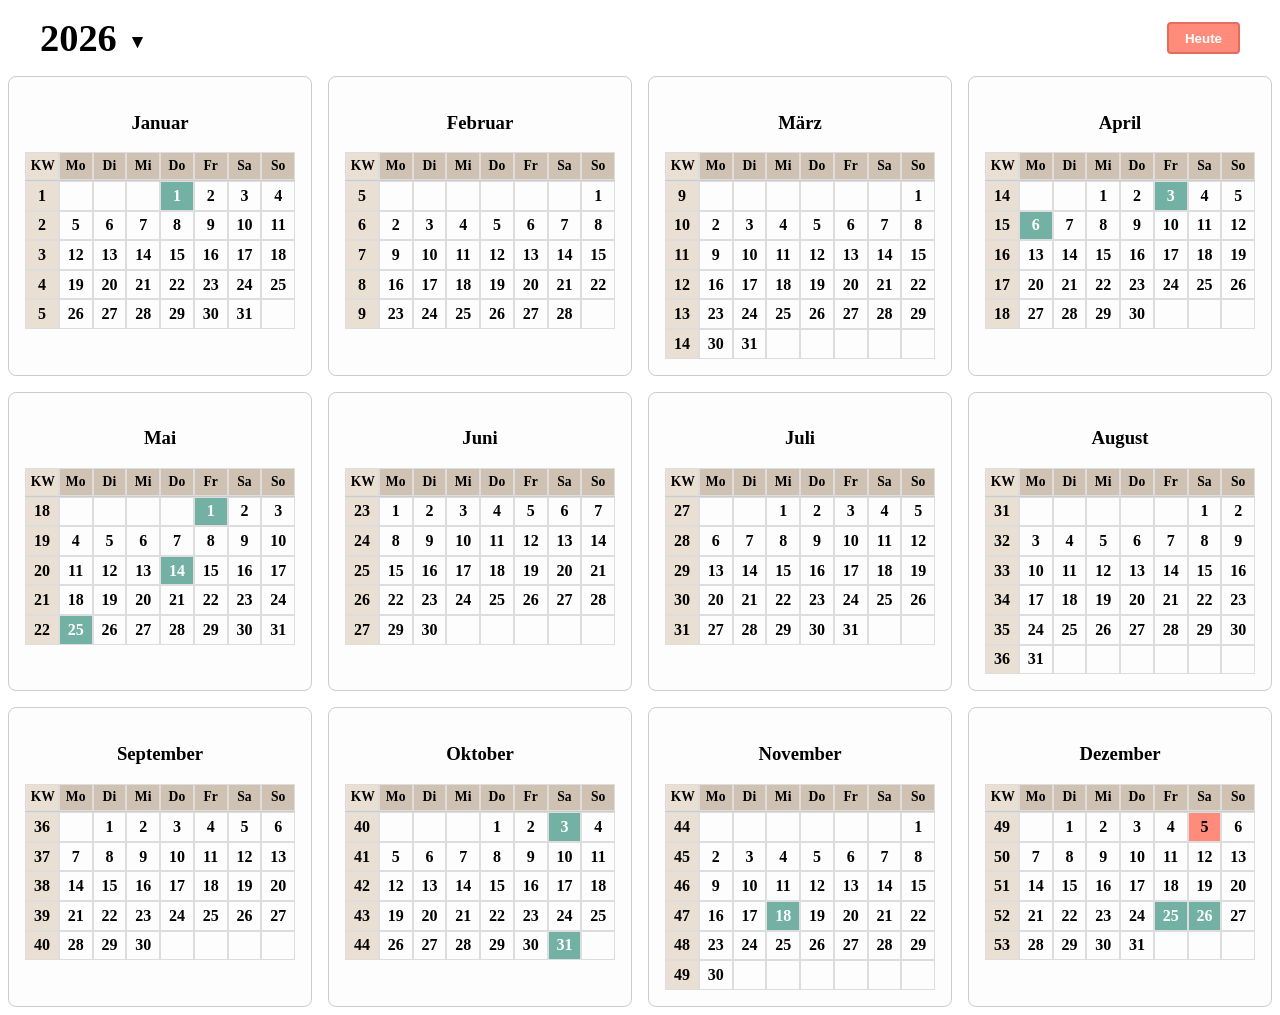
<file: index.html>
<!DOCTYPE html> <!-- Deklariert das Dokument als HTML5 -->
<html lang="de"> <!-- Legt die Sprache der Seite auf Deutsch fest -->
<head>
  <link rel="manifest" href="manifest.json" />
  <meta name="theme-color" content="#aa5959" />
  <meta charset="UTF-8" /> <!-- Zeichencodierung: UTF-8 -->
  <meta name="viewport" content="width=device-width, initial-scale=1.0" /> <!-- Responsive Design für Mobilgeräte -->
  <title>Mein Kalender</title> <!-- Titel des Tabs im Browser -->

  <!-- M7A: Einbindung der PWA-Manifestdatei -->
  <link rel="stylesheet" href="style.css" /> <!-- Verknüpfung zur externen CSS-Datei -->
</head>
<body>

  <!-- ───── obere Leiste mit Jahr + Reset-Button ───── -->
  <div class="jahr-bar"> <!-- Container für Jahreszahl und Reset-Knopf -->
    <h1 id="jahr-anzeige" style="cursor:pointer;">2025</h1> <!-- Jahr als klickbarer Titel (öffnet Overlay) -->
    <button id="reset-jahr">Heute</button> <!-- Button zum Zurückspringen auf aktuelles Jahr -->
  </div>

  <!-- ► Overlay-Fenster zur Jahresauswahl (erscheint beim Klick auf Jahreszahl) -->
  <div id="year-overlay" class="hidden"> <!-- Anfang des Overlays, standardmäßig versteckt -->
    <div class="year-box"> <!-- Weiße Box für Jahresauswahl -->

      <h2>Kalenderjahr</h2> <!-- Überschrift im Overlay -->

      <div class="digit-row"> <!-- Container für die vier Ziffern -->

        <!-- Die ersten zwei Ziffern ("20") sind fest und nicht veränderbar -->
        <select disabled><option>2</option></select> <!-- Ziffer „2“ (tausender Stelle) -->
        <select disabled><option>0</option></select> <!-- Ziffer „0“ (hunderter Stelle) -->

        <!-- Diese beiden Selects werden per JavaScript befüllt (0–9) -->
        <select id="d3"></select> <!-- Zehnerstelle (z.B. 2 in 2025) -->
        <select id="d4"></select> <!-- Einerstelle (z.B. 5 in 2025) -->

      </div>

      <button id="year-ok">OK</button> <!-- Bestätigungsknopf für das neue Jahr -->

    </div>
  </div>

  <!-- Bereich für den Kalender (Monate) + Tooltip für Feiertage -->
  <main id="kalender-container"></main> <!-- Hier wird der Kalender dynamisch eingefügt -->
  <div id="feiertag-popup" class="popup hidden"></div> <!-- Tooltip-Feld für Feiertagsinfo -->

  <script src="script.js"></script> <!-- Einbindung der JavaScript-Datei -->
</body>
</html>
</file>
<file: style.css>
/*  M2B: Kalender-Layout
   - Monats-Layout im 3x4 CSS Grid
   - Tage in flexibler Gridstruktur mit 8 Spalten (KW + Mo–So)
   - Zusätzliche Styles für Feiertage, heute, Wochenzahlen etc.
 */

#kalender-container {
    display: grid; /* Verwende Grid-Layout für die Monatsanzeige */
    grid-template-columns: repeat(4, 1fr); /* 4 gleich breite Spalten für 12 Monate */
    gap: 1rem; /* Abstand zwischen den Monatsfeldern */
}

/* Monatsbox Stoö */
.monat {
    background-color: #FDFDFD; /* HG */
    border: 1px solid #ccc; /*  Rand */
    padding: 1rem; /* Innenabstand  */
    text-align: center; /* Textzentrierung */
    font-weight: bold; /* Fettschrift für Monatsnamen */
    border-radius: 8px; /* abgerundete Ecken */
}

.tage-header,
.tage-container {
  display: grid; /* Grid-Layout für Wochentage und Kalendertage */
  grid-template-columns: repeat(8, minmax(0, 1fr)); /* 8 gleich breite Spalten (KW + Mo–So) */
  width: 100%; /* volle Breite */
}

.tage-header div,
.tage-container div {
  text-align: center; /* Text zentrieren */
  border: 1px solid #ddd; /* dünner grauer Rahmen */
  padding: 0.3rem; /* Innenabstand in der Zelle */
  box-sizing: border-box; /* Padding und Border zählen zur Gesamtgröße */
  min-width: 0; /* verhindert zu breite Zellen bei langem Inhalt */
}


 /* Wochentage - Zeile oben */
.tage-header {
  background-color: #CFC2B3; /* HG Farbe */
  color: #000; /* schwarze Schrift */
  font-weight: lighter; /* dünnere Schriftart */
  border-bottom: 1px solid #ccc; /* unterer Rand */
  font-size: 0.85rem; /* kleinere Schriftgröße */
}
 /* Übercshift KW passend zu den zahlen */
.tage-header div:first-child {
    background-color: #EADFD3;
    font-weight: bold;
}

/*zellen links wo die KW drin steht */
.kw-cell {
  font-weight: bold; /* fette Schrift für Kalenderwoche */
  background-color: #EADFD3; /* HG */
}

/* Feiertag Design */
.feiertag {
    background-color: #72B1A3; /* hg*/
    color: #fff; /* Text */
    font-weight: bold; /* fette Schrift */
    border: 2px solid #3399cc; /* Rand */
}

.heute {
    background: #FF8C7A; /* HG aktueller Tag */
    border: 2px solid #FF8C7A; /* passender  Rand */
    font-weight: bold; /* fette Schrift */
}

.heute.feiertag {
    background: linear-gradient(135deg, #ffecb3 50%, #e0f3ff 50%); /* zweifarbiger Hintergrund bei Kombination von heute + Feiertag */
}

.popup {
    position: absolute; /* frei platzierbar über dem Kalender */
    background-color: white; /* weißer Hintergrund */
    border-radius: 6px; /* abgerundete Ecken */
    padding: 0.5rem 1rem; /* Innenabstand */
    font-size: 0.9rem; /* mittelgroße Schrift */
    font-weight: bold; /* fette Schrift */
    box-shadow: 0 4px 12px rgba(0, 0, 0, 0.2); /* Schatteneffekt */
    z-index: 1000; /* über anderen Elementen */
    transition: opacity 0.2s; /* weiches Ein-/Ausblenden */
}

.hidden {
    display: none; /* Element verstecken */
}

/* Hover auf Tagen */
.tage-container div:not(.kw-cell):not(.tage-header div):not(.feiertag):not(.heute):hover {
    background-color: #B6DED1; /* Mint aus dem Icon */
    color: #000;
    cursor: pointer;
    transform: scale(1.05);
    transition: all 0.2s ease;
}


/* ---------- Top-Bar-Grundlayout ---------- */

#year-overlay {
    position: fixed; /* immer über dem Fenster */
    inset: 0; /* alle Seiten auf 0 → volle Fenstergröße */
    background: rgba(0, 0, 0, .55); /* halbtransparentes Schwarz */
    display: flex; /* Flexbox zur Zentrierung */
    justify-content: center; /* horizontal zentriert */
    align-items: center; /* vertikal zentriert */
    z-index: 2000; /* über allem */
}

#year-overlay.hidden {
    display: none; /* Overlay ausblenden */
}

/* ───── weiße Jahresauswahl-Karte ───── */
.year-box {
    background: #fff; /* weißer Hintergrund */
    padding: 1.0rem 2rem; /* Innenabstand oben/unten 1rem, seitlich 2rem */
    border-radius: 8px; /* abgerundete Ecken */
    box-shadow: 0 8px 20px rgba(0, 0, 0, .3); /* starker Schatten */
    display: flex; /* Flexbox für vertikale Anordnung */
    flex-direction: column; /* Elemente untereinander */
    align-items: center; /* horizontal zentriert */
}

.digit-row {
    display: inline-flex; /* alle Selects nebeneinander */
    gap: .4rem; /* Abstand zwischen Selects */
    margin: .8rem 0 1.6rem; /* oben 0.8rem, unten 1.6rem Abstand */
}

/* M5B: Styling für Jahres-Select und Reset-Button */
.digit-row select {
    font-size: 1.4rem; /* große Schrift für Auswahl */
    padding: .2rem .4rem; /* Innenabstand */
    border-color: #B6DED1; /* rand zum icon */
    border-width: 2px; /* dickerer Rand */
}

.year-box h2 {
    margin-bottom: 0.6rem; /* Abstand unter der Überschrift */
}

/* OK-Button */
#year-ok {
    padding: .4rem 1.6rem; /* Innenabstand oben/unten 0.4rem, seitlich 1.6rem */
    font-weight: bold; /* fette Schrift */
    cursor: pointer; /* Zeiger beim Überfahren */
    background: #B6DED1; /* Mint Hintergrund */
    color: #000;
    border: none; /* kein Standardrand */
    border-radius: 4px; /* abgerundete Ecken */
    margin-bottom: 1rem; /* Abstand nach unten */
}

/*  M5B: Topbar-Layout & Responsivität
   - Layout für obere Leiste (Jahresanzeige & Buttons)
   - Responsives Verhalten für kleine Screens
   - Zentrale Platzierung
*/
.jahr-bar {
    display: flex; /* Flexbox für horizontale Anordnung */
    justify-content: space-between; /* Abstand zwischen Jahr-Anzeige und Reset-Button */
    align-items: center; /* vertikal zentriert */
    margin: 1rem 2rem 1rem 2rem; /* Außenabstand: oben/unten 1rem, seitlich 2rem */
}

#jahr-anzeige {
    font-size: 2.4rem;
    margin: 0;
    cursor: pointer; /* damit man nen hinweiß hat, dass es klickbar ist */
    transition: color 0.2s ease;
}

#jahr-anzeige:hover {
    color: #E46C5B; /* leichte Korall-Farbe beim drübergehen */
}

.jahr-icon {
    font-size: 1.2rem;
    color: #999; /* leichtes Grau */
    margin-left: 0.4rem;
    vertical-align: middle;
    transition: color 0.2s;
}

#jahr-anzeige:hover .jahr-icon {
    color: #E46C5B; /* hübsches korallrot beim Hover */
}

/* pfeil damit man weiß, das man das jahr anklicken kann um es zu ändern */
#jahr-anzeige::after {
    content: " ▼";
    font-size: 1.2rem;
    color: #000;
    margin-left: 0.4rem;
    vertical-align: middle;
    transition: color 0.2s;
}

#jahr-anzeige:hover::after {
    color: #E46C5B; /* korallrot beim Hover */
}

/* Button um zum aktuellen jahr zu springen */
#reset-jahr {
    background: #FF8C7A; /* korallrot wie bie tag*/
    border: 2px solid #E66C5D;
    color: white;
    padding: 0.4rem 1rem;
    border-radius: 4px;
    font-weight: bold;
    cursor: pointer;
    transition: background 0.2s;
}

#reset-jahr:hover {
    background: #E46C5B; /*  Hover heute tag */
}

/* M6A: Responsive Design – Tablet
   - Anpassungen für Tablet-Bildschirme max 900 px - ist der durchschnitt zumindest
   - Monatsgrid ggf. enger, Buttons größer, Texte besser lesbar
 */
@media (max-width: 900px) and (min-width: 601px) {

    /* Weniger Spalten im Kalender – z.B. 2 Monate pro Zeile statt 4 */
    #kalender-container {
      grid-template-columns: repeat(2, 1fr);
      gap: 0.8rem;
      padding: 1rem;
    }
  
    /* Monatsbox kompakter darstellen */
    .monat {
      padding: 0.6rem;
      font-size: 0.95rem;
    }
  
    /* Wochentagszeile: kleinere Schrift für bessere Lesbarkeit */
    .tage-header {
      font-size: 0.75rem;
    }
  
    /* Tageszellen: kompakteres Layout */
    .tage-header div,
    .tage-container div {
      padding: 0.2rem;
      font-size: 0.75rem;
    }
  
    /* Tooltip etwas kleiner */
    .popup {
      font-size: 0.8rem;
      padding: 0.4rem 0.8rem;
    }
  
    /* Jahresauswahl: größerer Abstand zwischen Ziffern */
    .digit-row {
      gap: 0.6rem;
    }
  
    .digit-row select {
      font-size: 1.2rem;
      padding: 0.3rem 0.6rem;
    }
  
    /* OK-Button größer und mittiger */
    #year-ok {
      padding: 0.6rem 2rem;
      font-size: 1rem;
    }
  
    /* Reset-Button oben rechts kleiner */
    #reset-jahr {
      padding: 0.3rem 0.8rem;
      font-size: 0.85rem;
    }
  }

/* M6B: Responsive Design – Smartphone
   - Optimierung für kleine Displays (i.d.r so bis 600 px)
   - Monatsraster 1-spaltig, große Buttons, Inhalte gestapelt
   - Schriftgrößen reduziert, Bedienelemente fingerfreundlich
 */
@media (max-width: 600px) {
    #kalender-container {
        grid-template-columns: 1fr; /* Nur 1 Monat pro Zeile */
        gap: 0.6rem;
        padding: 0.8rem;
    }

    .monat {
        padding: 0.5rem;
        font-size: 0.9rem;
    }

    .tage-header,
    .tage-container {
        grid-template-columns: repeat(8, 1fr); /* bleibt gleich, aber schmaler */
    }

    .tage-header div,
    .tage-container div {
        padding: 0.15rem;
        font-size: 0.7rem;
    }

    .jahr-bar {
        flex-direction: column;
        gap: 0.5rem;
        text-align: center;
    }

    #jahr-anzeige {
        font-size: 2rem;
    }

    #reset-jahr {
        font-size: 0.9rem;
        padding: 0.3rem 0.8rem;
    }

    .year-box {
        width: 90%; /* Weißes Overlay etwas kleiner machen */
    }

    .digit-row {
        flex-wrap: wrap;
        justify-content: center;
        gap: 0.5rem;
    }

    .digit-row select {
        font-size: 1.1rem;
        padding: 0.3rem;
    }

    #year-ok {
        font-size: 0.95rem;
        padding: 0.5rem 1.2rem;
    }

    .popup {
        font-size: 0.75rem;
        padding: 0.3rem 0.6rem;
    }
}
</file>
